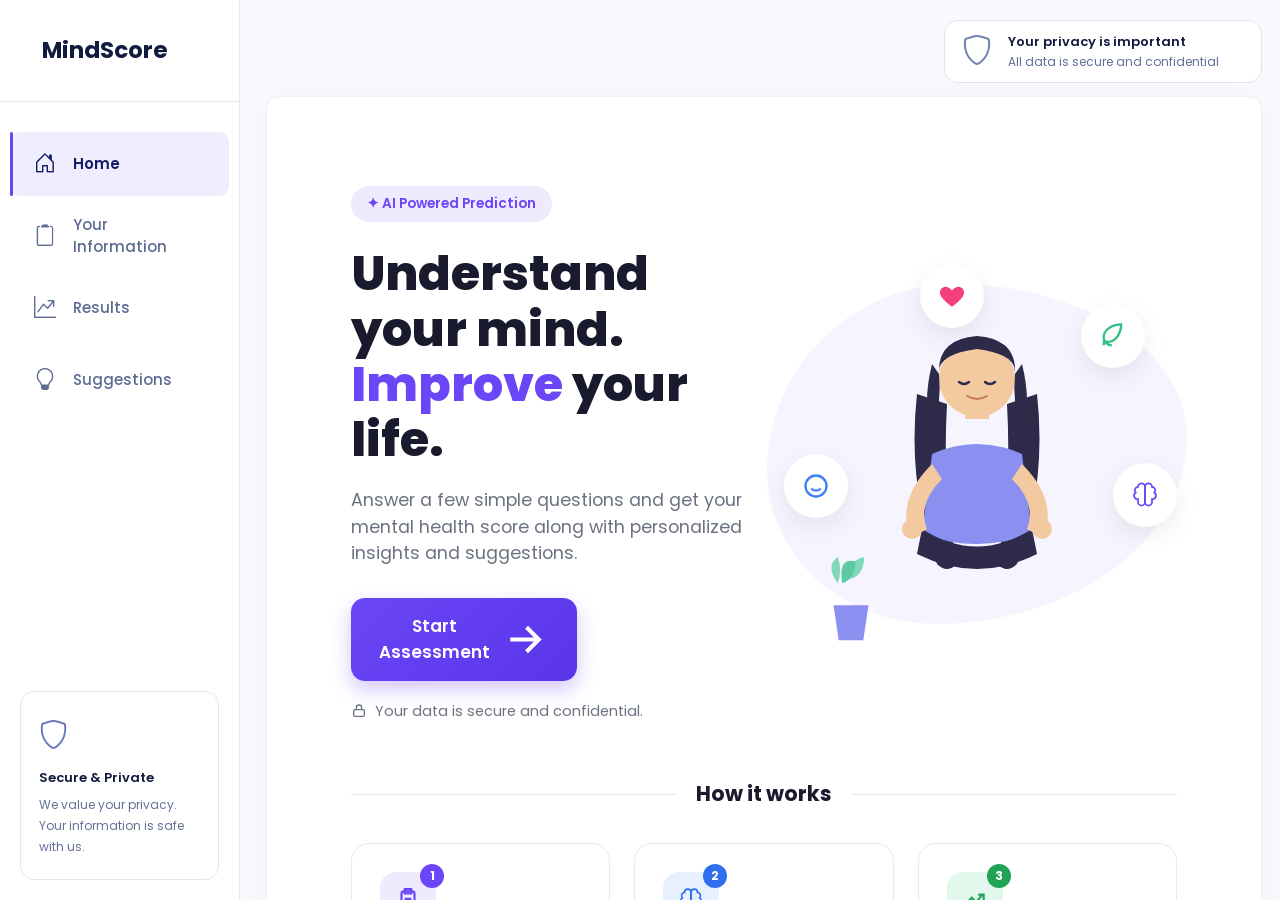
<file: templates/index.html>
<!DOCTYPE html>
<html lang="en">
<head>
    <meta charset="UTF-8">
    <meta name="viewport" content="width=device-width, initial-scale=1.0">
    <title>MindScore</title>
    <link href="https://cdnjs.cloudflare.com/ajax/libs/bootstrap/5.3.3/css/bootstrap.min.css" rel="stylesheet">
    <link href="https://fonts.googleapis.com/css2?family=Poppins:wght@400;500;600;700;800&display=swap" rel="stylesheet">
    <link rel="stylesheet" href="https://cdn.jsdelivr.net/npm/bootstrap-icons@1.13.1/font/bootstrap-icons.min.css">
    <link rel="stylesheet" href="/static/style.css">
</head>
<body>
    <div class="app">

    <!-- SIDEBAR -->
    <aside class="sidebar">
        <div>
            <div class="brand">
                <div class="brand-logo">
                    <i class="bi bi-brain"></i>
                </div>
                <span>MindScore</span>
            </div>

                        <nav class="sidebar-nav">
                <a href="/" class="nav-link active">
                    <i class="bi bi-house-door"></i>
                    <span>Home</span>
                </a>

                <a href="/assessment" class="nav-link">
                    <i class="bi bi-clipboard2"></i>
                    <span>Your Information</span>
                </a>

                <a href="/result" class="nav-link">
                    <i class="bi bi-graph-up-arrow"></i>
                    <span>Results</span>
                </a>

                <a href="/suggestions" class="nav-link">
                    <i class="bi bi-lightbulb"></i>
                    <span>Suggestions</span>
                </a>
            </nav>
        </div>

        <div class="sidebar-bottom">
            <div class="secure-card">
                <i class="bi bi-shield"></i>
                <div>
                    <h6>Secure &amp; Private</h6>
                    <p>We value your privacy. Your information is safe with us.</p>
                </div>
            </div>
        </div>
    </aside>

    <!-- MAIN -->
    <main class="main">

        <!-- TOP PRIVACY -->
        <div class="top-privacy">
            <i class="bi bi-shield"></i>
            <div>
                <strong>Your privacy is important</strong>
                <span>All data is secure and confidential</span>
            </div>
        </div>

        <section class="content-card">
          <div class="hero">
            <div class="row align-items-center">
              <div class="col-lg-6">
                <span class="badge-pill">✦ AI Powered Prediction</span>
                <h1>Understand your mind.<br><span class="accent">Improve</span> your life.</h1>
                <p class="lead-text">Answer a few simple questions and get your mental health score along with personalized insights and suggestions.</p>
                <button class="btn-start" onclick="window.location.href='/assessment'">Start Assessment
                  <svg viewBox="0 0 24 24" fill="none" stroke="currentColor" stroke-width="2"><path d="M5 12h14M13 6l6 6-6 6"/></svg>
                </button>
                <div class="secure-note">
                  <svg viewBox="0 0 24 24" fill="none" stroke="currentColor" stroke-width="2">
                    <rect x="4" y="10" width="16" height="10" rx="2"/><path d="M8 10V7a4 4 0 0 1 8 0v3"/>
                  </svg>
                  Your data is secure and confidential.
                </div>
              </div>

              <div class="col-lg-6">
                <div class="illustration-wrap">
                  <div class="illustration-blob"></div>

                  <div class="float-icon icon-heart">
                    <svg viewBox="0 0 24 24" fill="currentColor"><path d="M12 21s-7-4.6-9.5-9.1C.7 8.6 2 5 5.4 4.2 7.6 3.7 9.7 4.7 12 7.3c2.3-2.6 4.4-3.6 6.6-3.1 3.4.8 4.7 4.4 2.9 7.7C19 16.4 12 21 12 21Z"/></svg>
                  </div>
                  <div class="float-icon icon-leaf">
                    <svg viewBox="0 0 24 24" fill="none" stroke="currentColor" stroke-width="2"><path d="M11 20A7 7 0 0 1 4 13c0-6 7-11 15-11 0 8-5 15-11 15-1.3 0-2.5-.3-3.6-.9L4 20"/></svg>
                  </div>
                  <div class="float-icon icon-smile">
                    <svg viewBox="0 0 24 24" fill="none" stroke="currentColor" stroke-width="2"><circle cx="12" cy="12" r="9"/><path d="M8 14s1.5 2 4 2 4-2 4-2M9 9h.01M15 9h.01"/></svg>
                  </div>
                  <div class="float-icon icon-brain">
                    <svg viewBox="0 0 24 24" fill="none" stroke="currentColor" stroke-width="1.5">
                      <path d="M9 2a3 3 0 0 0-3 3 3 3 0 0 0-2 5 3 3 0 0 0 2 5.5V18a3 3 0 0 0 3 3 3 3 0 0 0 3-3V5a3 3 0 0 0-3-3Z"/>
                      <path d="M15 2a3 3 0 0 1 3 3 3 3 0 0 1 2 5 3 3 0 0 1-2 5.5V18a3 3 0 0 1-3 3 3 3 0 0 1-3-3V5a3 3 0 0 1 3-3Z"/>
                    </svg>
                  </div>

                  <!-- Simple meditating person illustration -->
                  <svg class="person-illustration" viewBox="0 0 260 300" xmlns="http://www.w3.org/2000/svg">
                    <!-- hair back -->
                    <path d="M70 90 Q60 180 90 260 Q100 270 110 260 Q95 190 100 100 Z" fill="#2d2a4a"/>
                    <path d="M190 90 Q200 180 170 260 Q160 270 150 260 Q165 190 160 100 Z" fill="#2d2a4a"/>
                    <!-- body/shirt -->
                    <path d="M85 150 Q130 130 175 150 L185 230 Q130 250 75 230 Z" fill="#8b8ff0"/>
                    <!-- legs (crossed) -->
                    <path d="M75 225 Q130 260 185 225 L190 250 Q130 280 70 250 Z" fill="#2d2a4a"/>
                    <!-- arms -->
                    <path d="M85 160 Q55 190 60 220 Q65 235 80 225 Q70 200 95 175 Z" fill="#f3c9a0"/>
                    <path d="M175 160 Q205 190 200 220 Q195 235 180 225 Q190 200 165 175 Z" fill="#f3c9a0"/>
                    <!-- hands -->
                    <circle cx="65" cy="225" r="10" fill="#f3c9a0"/>
                    <circle cx="195" cy="225" r="10" fill="#f3c9a0"/>
                    <!-- neck -->
                    <rect x="118" y="95" width="24" height="20" fill="#f3c9a0"/>
                    <!-- head -->
                    <circle cx="130" cy="75" r="38" fill="#f3c9a0"/>
                    <!-- hair front -->
                    <path d="M92 70 Q90 35 130 32 Q170 35 168 70 Q170 50 130 45 Q90 50 92 70Z" fill="#2d2a4a"/>
                    <path d="M85 60 Q75 100 85 130 Q95 100 92 70 Z" fill="#2d2a4a"/>
                    <path d="M175 60 Q185 100 175 130 Q165 100 168 70 Z" fill="#2d2a4a"/>
                    <!-- closed eyes -->
                    <path d="M112 78 Q117 82 122 78" stroke="#2d2a4a" stroke-width="2.5" fill="none" stroke-linecap="round"/>
                    <path d="M138 78 Q143 82 148 78" stroke="#2d2a4a" stroke-width="2.5" fill="none" stroke-linecap="round"/>
                    <!-- smile -->
                    <path d="M120 92 Q130 98 140 92" stroke="#c07a52" stroke-width="2" fill="none" stroke-linecap="round"/>
                  </svg>

                  <!-- plant pot -->
                  <svg class="plant-illustration" viewBox="0 0 80 100" xmlns="http://www.w3.org/2000/svg">
                    <path d="M25 30 Q10 10 25 0 Q30 15 25 30Z" fill="#7fd9b8"/>
                    <path d="M40 25 Q35 5 55 0 Q55 20 40 25Z" fill="#7fd9b8"/>
                    <path d="M30 30 Q25 0 45 5 Q45 25 30 30Z" fill="#5cc9a0"/>
                    <path d="M20 55 L60 55 L54 95 L26 95 Z" fill="#8b8ff0"/>
                  </svg>
                </div>
              </div>
            </div>
          </div>
          <!-- HOW IT WORKS -->
          <div class="divider-heading">
            <hr>
            <h2>How it works</h2>
            <hr>
          </div>

          <div class="steps-row">
            <div class="row g-4">
              <div class="col-md-4">
                <div class="step-card step-1">
                  <div class="step-icon-wrap">
                    <svg viewBox="0 0 24 24" fill="none" stroke="currentColor" stroke-width="2"><rect x="6" y="4" width="12" height="16" rx="2"/><path d="M9 2h6v4H9z"/><path d="M9 11h6M9 15h4"/></svg>
                    <span class="step-number">1</span>
                  </div>
                  <h5>Answer Questions</h5>
                  <p>Provide some basic information about your lifestyle, habits, and well-being.</p>
                </div>
              </div>
              <div class="col-md-4">
                <div class="step-card step-2">
                  <div class="step-icon-wrap">
                    <svg viewBox="0 0 24 24" fill="none" stroke="currentColor" stroke-width="1.5">
                      <path d="M9 2a3 3 0 0 0-3 3 3 3 0 0 0-2 5 3 3 0 0 0 2 5.5V18a3 3 0 0 0 3 3 3 3 0 0 0 3-3V5a3 3 0 0 0-3-3Z"/>
                      <path d="M15 2a3 3 0 0 1 3 3 3 3 0 0 1 2 5 3 3 0 0 1-2 5.5V18a3 3 0 0 1-3 3 3 3 0 0 1-3-3V5a3 3 0 0 1 3-3Z"/>
                    </svg>
                    <span class="step-number">2</span>
                  </div>
                  <h5>AI Analysis</h5>
                  <p>Our advanced model analyzes your responses to estimate your mental health score.</p>
                </div>
              </div>
              <div class="col-md-4">
                <div class="step-card step-3">
                  <div class="step-icon-wrap">
                    <svg viewBox="0 0 24 24" fill="none" stroke="currentColor" stroke-width="2"><path d="M4 19h16"/><path d="M4 15l5-5 4 4 6-7"/><path d="M15 7h5v5"/></svg>
                    <span class="step-number">3</span>
                  </div>
                  <h5>Get Insights &amp; Suggestions</h5>
                  <p>Receive your score along with personalized tips to improve your mental well-being.</p>
                </div>
              </div>
            </div>
          </div>

          <!-- FOOTER BANNER -->
          <div class="footer-banner">
            <div class="footer-banner-left">
              <div class="footer-icon">
                <svg viewBox="0 0 24 24" fill="none" stroke="currentColor" stroke-width="1.5">
                  <path d="M12 2 4 5v6c0 5 3.4 9.2 8 11 4.6-1.8 8-6 8-11V5l-8-3Z"/>
                </svg>
              </div>
              <div>
                <h5>Built with care, backed by science.</h5>
                <p>MindScore uses data-driven insights to help you understand your mental well-being better.</p>
              </div>
            </div>
            <svg class="mini-chart" viewBox="0 0 180 70" xmlns="http://www.w3.org/2000/svg">
              <rect x="10" y="40" width="16" height="30" rx="3" fill="#c9c4f7"/>
              <rect x="35" y="30" width="16" height="40" rx="3" fill="#c9c4f7"/>
              <rect x="60" y="45" width="16" height="25" rx="3" fill="#c9c4f7"/>
              <rect x="85" y="20" width="16" height="50" rx="3" fill="#c9c4f7"/>
              <rect x="110" y="10" width="16" height="60" rx="3" fill="#c9c4f7"/>
              <polyline points="18,35 43,25 68,40 93,15 118,5" fill="none" stroke="#6b46f7" stroke-width="2.5" stroke-linecap="round" stroke-linejoin="round"/>
              <circle cx="18" cy="35" r="4" fill="#6b46f7"/>
              <circle cx="43" cy="25" r="4" fill="#6b46f7"/>
              <circle cx="68" cy="40" r="4" fill="#6b46f7"/>
              <circle cx="93" cy="15" r="4" fill="#6b46f7"/>
              <circle cx="118" cy="5" r="4" fill="#6b46f7"/>
            </svg>
          </div>
        </section>

    </main>
</div>
</body>
</html>
</file>
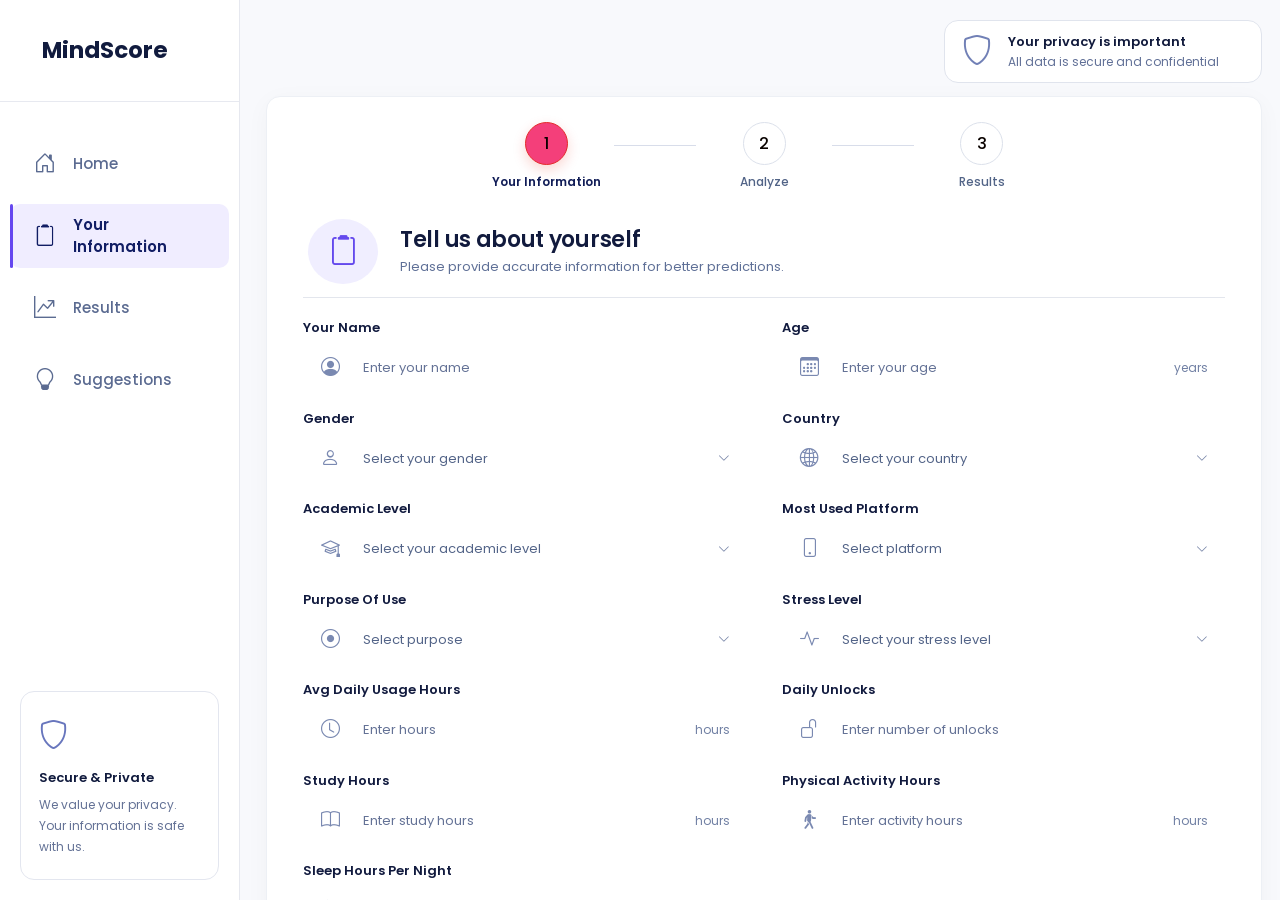
<file: templates/formpage.html>
<!DOCTYPE html>
<html lang="en">
<head>
    <meta charset="UTF-8">
    <meta name="viewport" content="width=device-width, initial-scale=1.0">
    <title>Information - MindScore</title>
    <link href="https://cdnjs.cloudflare.com/ajax/libs/bootstrap/5.3.3/css/bootstrap.min.css" rel="stylesheet">
    <link href="https://fonts.googleapis.com/css2?family=Poppins:wght@400;500;600;700;800&display=swap" rel="stylesheet">
    <link rel="stylesheet" href="https://cdn.jsdelivr.net/npm/bootstrap-icons@1.13.1/font/bootstrap-icons.min.css">
    <link rel="stylesheet" href="/static/style.css">
</head>
<body>
    <div class="app">

    <!-- SIDEBAR -->
    <aside class="sidebar">
        <div>
            <div class="brand">
                <div class="brand-logo">
                    <i class="bi bi-brain"></i>
                </div>
                <span>MindScore</span>
            </div>

                        <nav class="sidebar-nav">
                <a href="/" class="nav-link">
                    <i class="bi bi-house-door"></i>
                    <span>Home</span>
                </a>

                <a href="/assessment" class="nav-link active">
                    <i class="bi bi-clipboard2"></i>
                    <span>Your Information</span>
                </a>

                <a href="/result" class="nav-link">
                    <i class="bi bi-graph-up-arrow"></i>
                    <span>Results</span>
                </a>

                <a href="/suggestions" class="nav-link">
                    <i class="bi bi-lightbulb"></i>
                    <span>Suggestions</span>
                </a>
            </nav>
        </div>

        <div class="sidebar-bottom">
            <div class="secure-card">
                <i class="bi bi-shield"></i>
                <div>
                    <h6>Secure &amp; Private</h6>
                    <p>We value your privacy. Your information is safe with us.</p>
                </div>
            </div>
        </div>
    </aside>

    <!-- MAIN -->
    <main class="main">

        <!-- TOP PRIVACY -->
        <div class="top-privacy">
            <i class="bi bi-shield"></i>
            <div>
                <strong>Your privacy is important</strong>
                <span>All data is secure and confidential</span>
            </div>
        </div>

        <section class="content-card">

            <!-- STEPPER -->
            <div class="stepper">
                <div class="step-item current">
                    <div class="step-circle">1</div>
                    <span>Your Information</span>
                </div>

                <div class="step-line"></div>

                <div class="step-item">
                    <div class="step-circle">2</div>
                    <span>Analyze</span>
                </div>

                <div class="step-line"></div>

                <div class="step-item">
                    <div class="step-circle">3</div>
                    <span>Results</span>
                </div>
            </div>

            <!-- TITLE -->
            <div class="form-heading">
                <div class="heading-icon">
                    <i class="bi bi-clipboard2"></i>
                </div>
                <div>
                    <h1>Tell us about yourself</h1>
                    <p>Please provide accurate information for better predictions.</p>
                </div>
            </div>

            <div class="heading-divider"></div>

           <!-- INFORMATION FORM -->
            <form id="mindScoreForm">

                <div class="form-grid">

                    <!-- NAME - USER TYPES -->
                    <div class="field">
                        <label for="name">Your Name</label>
                        <div class="input-wrap">
                            <i class="bi bi-person-circle field-icon"></i>
                            <input type="text" id="name" name="name" placeholder="Enter your name" maxlength="60" required>
                        </div>
                    </div>
                    <!-- AGE - USER TYPES -->
                    <div class="field">
                        <label for="age">Age</label>
                        <div class="input-wrap">
                            <i class="bi bi-calendar3 field-icon"></i>
                            <input type="number" id="age" name="age" min="10" max="100" placeholder="Enter your age" required>
                            <span class="input-unit">years</span>
                        </div>
                    </div>
                    <!-- GENDER - USER SELECTS -->
                    <div class="field">
                        <label for="gender">Gender</label>
                        <div class="select-wrap">
                            <i class="bi bi-person field-icon"></i>
                            <select id="gender" name="gender" required>
                                <option value="" selected disabled>Select your gender</option>
                                <option value="Male">Male</option>
                                <option value="Female">Female</option>
                                <option value="Other">Other</option>
                            </select>
                            <i class="bi bi-chevron-down chevron"></i>
                        </div>
                    </div>
                    <!-- COUNTRY - USER SELECTS -->
                    <div class="field">
                        <label for="country">Country</label>
                        <div class="select-wrap">
                            <i class="bi bi-globe2 field-icon"></i>
                            <select id="country" name="country" required>
                                <option value="" selected disabled>Select your country</option>
                                <option value="India">India</option>
                                <option value="USA">United States</option>
                                <option value="UK">United Kingdom</option>
                                <option value="Canada">Canada</option>
                                <option value="Australia">Australia</option>
                                <option value="Germany">Germany</option>
                                <option value="Mexico">Mexico</option>
                                <option value="Turkey">Turkey</option>
                                <option value="France">France</option>
                                <option value="Spain">Spain</option>
                                <option value="Other">Other</option>
                            </select>
                            <i class="bi bi-chevron-down chevron"></i>
                        </div>
                    </div>
                    <!-- ACADEMIC LEVEL - USER SELECTS -->
                    <div class="field">
                        <label for="academic_level">Academic Level</label>
                        <div class="select-wrap">
                            <i class="bi bi-mortarboard field-icon"></i>
                            <select id="academic_level" name="academic_level" required>
                                <option value="" selected disabled>Select your academic level</option>
                                <option value="High School">High School</option>
                                <option value="Undergraduate">Undergraduate</option>
                                <option value="Graduate">Postgraduate / Graduate</option>
                            </select>
                            <i class="bi bi-chevron-down chevron"></i>
                        </div>
                    </div>
                    <!-- MOST USED PLATFORM - USER SELECTS -->
                    <div class="field">
                        <label for="platform">Most Used Platform</label>
                        <div class="select-wrap">
                            <i class="bi bi-phone field-icon"></i>
                            <select id="platform" name="platform" required>
                                <option value="" selected disabled>Select platform</option>
                                <option value="Instagram">Instagram</option>
                                <option value="YouTube">YouTube</option>
                                <option value="TikTok">TikTok</option>
                                <option value="Facebook">Facebook</option>
                                <option value="Twitter">Twitter / X</option>
                                <option value="LinkedIn">LinkedIn</option>
                                <option value="Snapchat">Snapchat</option>
                                <option value="WhatsApp">WhatsApp</option>
                                <option value="WeChat">WeChat</option>
                                <option value="LINE">LINE</option>
                                <option value="KakaoTalk">KakaoTalk</option>
                                <option value="VKontakte">VKontakte</option>
                            </select>
                            <i class="bi bi-chevron-down chevron"></i>
                        </div>
                    </div>
                    <!-- PURPOSE - USER SELECTS -->
                    <div class="field">
                        <label for="purpose">Purpose Of Use</label>
                        <div class="select-wrap">
                            <i class="bi bi-record-circle field-icon"></i>
                            <select id="purpose" name="purpose" required>
                                <option value="" selected disabled>Select purpose</option>
                                <option value="Entertainment">Entertainment</option>
                                <option value="Education">Education</option>
                                <option value="Networking">Social Interaction / Networking</option>
                                <option value="News">News</option>
                            </select>
                            <i class="bi bi-chevron-down chevron"></i>
                        </div>
                    </div>
                    <!-- STRESS LEVEL - USER SELECTS -->
                    <div class="field">
                        <label for="stress_level">Stress Level</label>
                        <div class="select-wrap">
                            <i class="bi bi-activity field-icon"></i>
                            <select id="stress_level" name="stress_level" required>
                                <option value="" selected disabled>Select your stress level</option>
                                <option value="Low">Low</option>
                                <option value="Medium">Medium</option>
                                <option value="High">High</option>
                                <option value="Very High">Very High</option>
                            </select>
                            <i class="bi bi-chevron-down chevron"></i>
                        </div>
                    </div>
                    <!-- DAILY USAGE - USER TYPES -->
                    <div class="field">
                        <label for="usage">Avg Daily Usage Hours</label>

                        <div class="input-wrap">
                            <i class="bi bi-clock field-icon"></i>
                            <input type="number" id="usage" name="usage" min="0" max="24" step="0.1" placeholder="Enter hours" required>
                            <span class="input-unit">hours</span>
                        </div>
                    </div>
                    <!-- DAILY UNLOCKS - USER TYPES -->
                    <div class="field">
                        <label for="unlocks">Daily Unlocks</label>
                        <div class="input-wrap">
                            <i class="bi bi-unlock field-icon"></i>
                            <input type="number" id="unlocks" name="unlocks" min="0" placeholder="Enter number of unlocks" required>
                        </div>
                    </div>
                    <!-- STUDY HOURS - USER TYPES -->
                    <div class="field">
                        <label for="study_hours">Study Hours</label>
                        <div class="input-wrap">
                            <i class="bi bi-book field-icon"></i>
                            <input type="number" id="study_hours" name="study_hours" min="0" max="24" step="0.1" placeholder="Enter study hours" required>
                            <span class="input-unit">hours</span>
                        </div>
                    </div>
                    <!-- PHYSICAL ACTIVITY - USER TYPES -->
                    <div class="field">
                        <label for="activity_hours">Physical Activity Hours</label>
                        <div class="input-wrap">
                            <i class="bi bi-person-walking field-icon"></i>
                            <input type="number" id="activity_hours" name="activity_hours" min="0" max="24" step="0.1" placeholder="Enter activity hours" required>
                            <span class="input-unit">hours</span>
                        </div>
                    </div>
                    <!-- SLEEP - USER TYPES -->
                    <div class="field">
                        <label for="sleep_hours">Sleep Hours Per Night</label>
                        <div class="input-wrap">
                            <i class="bi bi-moon field-icon"></i>
                            <input type="number" id="sleep_hours" name="sleep_hours" min="0" max="24" step="0.1" placeholder="Enter sleep hours" required>
                            <span class="input-unit">hours</span>
                        </div>
                    </div>
                </div>

                <div id="formError" class="form-error" style="display:none;"></div>

                <!-- CONTINUE -->
                <button type="submit" class="continue-btn" id="continueBtn">
                    <span>Continue</span>
                    <i class="bi bi-arrow-right"></i>
                </button>
            </form>
        </section>
        <div class="bottom-note">
            <i class="bi bi-lock"></i>
            <span>Your data is secure and confidential.</span>
        </div>
    </main>
</div>

<script src="/static/form.js"></script>
</body>
</html>
</file>
<file: static/style.css>
:root{
    --purple-600:#6b46f7;
    --purple-700:#5a35e8;
    --purple-100:#efeafe;
    --purple-50:#f6f4fe;
    --text-dark:#1a1a2e;
    --text-gray:#6b7280;
    --border-color:#e9e7f5;
    --bg-page:#f7f7fb;
}
body{
    font-family:'Poppins',sans-serif;
    background:var(--bg-page);
    color:var(--text-dark);
}
/* HERO */
.hero{
    padding:64px 48px 40px 48px;
}
.badge-pill{
    display:inline-flex;
    align-items:center;
    gap:8px;
    background:var(--purple-100);
    color:var(--purple-600);
    font-weight:600;
    font-size:0.85rem;
    padding:8px 16px;
    border-radius:999px;
    margin-bottom:24px;
}
.hero h1{
    font-weight:800;
    font-size:3rem;
    line-height:1.15;
    margin-bottom:20px;
}
.hero h1 .accent{
    color:var(--purple-600);
}
.hero p.lead-text{
    color:var(--text-gray);
    font-size:1.1rem;
    max-width:480px;
    margin-bottom:32px;
}
.btn-start{
    background:linear-gradient(135deg,var(--purple-600),var(--purple-700));
    color:#fff;
    font-weight:600;
    font-size:1.05rem;
    padding:16px 28px;
    border-radius:14px;
    border:none;
    display:inline-flex;
    align-items:center;
    gap:10px;
    box-shadow:0 8px 20px rgba(107,70,247,0.3);
    transition:transform .15s ease;
}
.btn-start:hover{
    transform:translateY(-2px);
    color:#fff;
}
.secure-note{
    display:flex;
    align-items:center;
    gap:8px;
    color:var(--text-gray);
    font-size:0.9rem;
    margin-top:20px;
}
.secure-note svg{width:16px;height:16px;}

/* HERO ILLUSTRATION */
.illustration-wrap{
    position:relative;
    height:420px;
    display:flex;
    align-items:center;
    justify-content:center;
}
.illustration-blob{
    position:absolute;
    width:420px;
    height:340px;
    background:var(--purple-50);
    border-radius:45% 55% 60% 40% / 55% 45% 55% 45%;
    z-index:0;
}
.float-icon{
    position:absolute;
    width:64px;
    height:64px;
    border-radius:50%;
    background:#fff;
    box-shadow:0 8px 24px rgba(0,0,0,0.08);
    display:flex;
    align-items:center;
    justify-content:center;
    z-index:2;
}
.float-icon svg{width:28px;height:28px;}
.icon-heart{top:20px;left:36%;color:#f43f7a;}
.icon-leaf{top:60px;right:8%;color:#2fbf83;}
.icon-smile{top:50%;left:2%;color:#3b82f6;}
.icon-brain{top:52%;right:0;color:var(--purple-600);}

.person-illustration{
    position:relative;
    z-index:1;
    width:260px;
}

.plant-illustration{
    position:absolute;
    bottom:20px;
    left:10%;
    width:70px;
    z-index:1;
}

/* HOW IT WORKS */
.divider-heading{
    display:flex;
    align-items:center;
    gap:20px;
    padding:0 48px;
    margin:20px 0 36px 0;
}
.divider-heading hr{
    flex:1;
    border-top:1px solid var(--border-color);
    opacity:1;
    margin:0;
}
.divider-heading h2{
    font-weight:700;
    font-size:1.3rem;
    white-space:nowrap;
    margin:0;
}
.steps-row{
    padding:0 48px;
    margin-bottom:32px;
}
.step-card{
    border:1px solid var(--border-color);
    border-radius:18px;
    padding:28px;
    height:100%;
}
.step-icon-wrap{
    position:relative;
    width:56px;
    height:56px;
    border-radius:16px;
    display:flex;
    align-items:center;
    justify-content:center;
    margin-bottom:20px;
}
.step-icon-wrap svg{width:26px;height:26px;}
.step-1 .step-icon-wrap{background:var(--purple-100);color:var(--purple-600);}
.step-2 .step-icon-wrap{background:#e6f0ff;color:#2f6fed;}
.step-3 .step-icon-wrap{background:#e2f8ec;color:#1fa354;}
.step-number{
    position:absolute;
    top:-8px;
    right:-8px;
    width:24px;
    height:24px;
    border-radius:50%;
    color:#fff;
    font-size:0.75rem;
    font-weight:700;
    display:flex;
    align-items:center;
    justify-content:center;
}
.step-1 .step-number{background:var(--purple-600);}
.step-2 .step-number{background:#2f6fed;}
.step-3 .step-number{background:#1fa354;}
.step-card h5{
    font-weight:700;
    font-size:1.05rem;
    margin-bottom:12px;
}
.step-card p{
    color:var(--text-gray);
    font-size:0.92rem;
    margin-bottom:0;
}

/* BOTTOM BANNER */
.footer-banner{
    margin:0 48px 48px 48px;
    background:var(--purple-50);
    border-radius:18px;
    padding:28px 36px;
    display:flex;
    align-items:center;
    justify-content:space-between;
    gap:24px;
}
.footer-banner-left{
    display:flex;
    align-items:center;
    gap:20px;
}
.footer-icon{
    width:52px;
    height:52px;
    border-radius:14px;
    background:var(--purple-100);
    color:var(--purple-600);
    display:flex;
    align-items:center;
    justify-content:center;
    flex-shrink:0;
}
.footer-icon svg{width:24px;height:24px;}
.footer-banner h5{
    font-weight:700;
    margin-bottom:6px;
    font-size:1.05rem;
}
.footer-banner p{
    color:var(--text-gray);
    font-size:0.92rem;
    margin-bottom:0;
    max-width:480px;
}
.mini-chart{
    width:180px;
    height:70px;
    flex-shrink:0;
}

@media (max-width: 991px){
.top-header, .hero, .divider-heading, .steps-row, .footer-banner{
    padding-left:24px;
    padding-right:24px;
}
.footer-banner{margin-left:24px;margin-right:24px;flex-direction:column;text-align:center;}
.footer-banner-left{flex-direction:column;}
.hero h1{font-size:2.2rem;}
.illustration-wrap{margin-top:32px;height:340px;}
}

.app {
    display: flex;
    width: 100%;
    height: 100vh;
}

/* ================= SIDEBAR ================= */

.sidebar {
    width: 240px;
    min-width: 240px;
    height: 100vh;
    background: #fff;
    border-right: 1px solid #e6e8ef;
    display: flex;
    flex-direction: column;
    justify-content: space-between;
}

.brand {
    height: 102px;
    display: flex;
    align-items: center;
    gap: 12px;
    padding: 0 30px;
    border-bottom: 1px solid #e7e9f0;
    font-size: 23px;
    font-weight: 700;
    color: #111b3e;
}

.brand-logo {
    color: #6750ee;
    font-size: 34px;
    line-height: 1;
    display: flex;
}

.sidebar-nav {
    padding-top: 30px;
}

.nav-link {
    position: relative;
    height: 64px;
    margin: 0 10px 8px;
    padding: 0 24px;
    border-radius: 10px;
    display: flex;
    align-items: center;
    gap: 17px;
    color: #5b6b91;
    text-decoration: none;
    font-size: 15px;
    font-weight: 500;
    transition: .2s ease;
}

.nav-link i {
    font-size: 22px;
}

.nav-link:hover {
    color: var(--purple);
    background: #f7f5ff;
}

.nav-link.active {
    color: #111d64;
    background: #f0edff;
    font-weight: 600;
}

.nav-link.active::before {
    content: "";
    position: absolute;
    left: 0;
    top: 0;
    width: 3px;
    height: 100%;
    background: #6547ef;
    border-radius: 3px;
}

.sidebar-bottom {
    padding: 20px;
}

.secure-card {
    min-height: 176px;
    border: 1px solid #e3e6ef;
    border-radius: 14px;
    padding: 22px 18px;
    color: #60709a;
}

.secure-card > i {
    display: block;
    font-size: 29px;
    color: #6876bd;
    margin-bottom: 13px;
}

.secure-card h6 {
    margin: 0 0 8px;
    color: #101a3d;
    font-size: 13px;
    font-weight: 600;
}

.secure-card p {
    margin: 0;
    color: #647296;
    font-size: 12px;
    line-height: 1.75;
}

/* ================= MAIN ================= */

.main {
    position: relative;
    flex: 1;
    min-width: 0;
    height: 100vh;
    padding: 20px 18px 12px 26px;
    background: #f8f9fc;
    overflow-y: auto;
}

.top-privacy {
    position: absolute;
    top: 20px;
    right: 18px;
    width: 318px;
    height: 63px;
    border: 1px solid #e0e4ed;
    border-radius: 14px;
    background: #fff;
    display: flex;
    align-items: center;
    gap: 16px;
    padding: 10px 17px;
    z-index: 2;
}

.top-privacy > i {
    font-size: 30px;
    color: #7180b6;
}

.top-privacy strong,
.top-privacy span {
    display: block;
}

.top-privacy strong {
    color: #111a3c;
    font-size: 13px;
    font-weight: 600;
    margin-bottom: 2px;
}

.top-privacy span {
    color: #617097;
    font-size: 12px;
}

.content-card {
    position: relative;
    width: 100%;
    min-height: calc(100vh - 40px);
    padding: 25px 36px 17px;
    margin-top: 76px;
    background: #fff;
    border: 1px solid #edf0f5;
    border-radius: 14px;
    box-shadow: 0 5px 25px rgba(23, 35, 70, .035);
}

/* ================= STEPPER ================= */

.stepper {
    width: 62%;
    margin: 0 auto 28px;
    display: grid;
    grid-template-columns: 1fr 82px 1fr 82px 1fr;
    align-items: center;
    justify-items: center;
}

.step-item {
    display: flex;
    flex-direction: column;
    align-items: center;
    gap: 8px;
    color: #526487;
    font-size: 12px;
    font-weight: 500;
    white-space: nowrap;
}

.step-circle {
    width: 43px;
    height: 43px;
    border: 1px solid #dce1eb;
    border-radius: 50%;
    display: flex;
    align-items: center;
    justify-content: center;
    background: #fff;
    color: #0a0300;
    font-size: 16px;
    font-weight: 500;
}

.step-item.current .step-circle {
    border-color: #e42a2a;
    background: #f43f7a;
    color: #0b0000;
    box-shadow: 0 5px 13px rgba(229, 30, 3, 0.18);
}

.step-item.current {
    color: #111d57;
    font-weight: 600;
}

.step-line {
    width: 82px;
    height: 1px;
    background: #d8ddea;
    margin-top: -22px;
}

/* ================= HEADING ================= */

.form-heading {
    display: flex;
    align-items: center;
    gap: 22px;
    margin: 0 5px 13px;
}

.heading-icon {
    width: 70px;
    height: 70px;
    flex: 0 0 70px;
    border-radius: 50%;
    background: #f1efff;
    color: #6750ee;
    display: flex;
    align-items: center;
    justify-content: center;
}

.heading-icon i {
    font-size: 31px;
}

.form-heading h1 {
    margin: 0 0 4px;
    font-size: 22px;
    line-height: 1.2;
    font-weight: 600;
    letter-spacing: -.3px;
    color: #111a3d;
}

.form-heading p {
    margin: 0;
    color: #5f7097;
    font-size: 13px;
}

.heading-divider {
    width: 100%;
    height: 1px;
    background: #e3e6ed;
    margin: 0 0 20px;
}

/* ================= FORM ================= */
.form-grid {
    display: grid;
    grid-template-columns: 1fr 1fr;
    column-gap: 35px;
    row-gap: 17px;
}

.field label {
    display: block;
    margin: 0 0 7px;
    color: #111a3e;
    font-size: 13px;
    font-weight: 600;
}

/* Typed input */
.input-wrap {
    position: relative;
    width: 100%;
    height: 47px;
}

.input-wrap input {
    width: 100%;
    height: 47px;
    padding: 0 75px 0 60px;
    border: 1px solid var(--border);
    border-radius: 10px;
    outline: none;
    background: #fff;
    color: #25345c;
    font-family: inherit;
    font-size: 13px;
    transition: .2s ease;
}

.input-wrap input::placeholder {
    color: #647296;
    opacity: 1;
}

.input-wrap input:hover {
    border-color: #c8cde0;
}

.input-wrap input:focus {
    border-color: #7a68ed;
    box-shadow: 0 0 0 3px rgba(95, 69, 237, .08);
}

/* Select */
.select-wrap {
    position: relative;
    width: 100%;
    height: 47px;
}

.select-wrap select {
    width: 100%;
    height: 47px;
    padding: 0 43px 0 60px;
    appearance: none;
    -webkit-appearance: none;
    border: 1px solid var(--border);
    border-radius: 10px;
    outline: none;
    background: #fff;
    color: #536488;
    font-family: inherit;
    font-size: 13px;
    cursor: pointer;
    transition: .2s ease;
}

.select-wrap select:hover {
    border-color: #c8cde0;
}

.select-wrap select:focus {
    border-color: #7a68ed;
    box-shadow: 0 0 0 3px rgba(95, 69, 237, .08);
}

/* Icons */
.field-icon {
    position: absolute;
    z-index: 1;
    left: 18px;
    top: 50%;
    transform: translateY(-50%);
    color: #7a89b1;
    font-size: 19px;
    pointer-events: none;
}

.chevron {
    position: absolute;
    right: 17px;
    top: 50%;
    transform: translateY(-50%);
    color: #7381a5;
    font-size: 12px;
    pointer-events: none;
}

.input-unit {
    position: absolute;
    right: 17px;
    top: 50%;
    transform: translateY(-50%);
    color: #7180a4;
    font-size: 12px;
    pointer-events: none;
}

/* Remove number spinner for cleaner screenshot-like UI */
.input-wrap input::-webkit-outer-spin-button,
.input-wrap input::-webkit-inner-spin-button {
    -webkit-appearance: none;
    margin: 0;
}

.input-wrap input[type="number"] {
    -moz-appearance: textfield;
}

/* ================= FORM ERROR ================= */

.form-error {
    margin-top: 16px;
    padding: 12px 16px;
    border-radius: 8px;
    background: #fdecec;
    color: #c0392b;
    font-size: 14px;
    border: 1px solid #f3c8c6;
}

/* ================= BUTTON ================= */

.continue-btn {
    width: 100%;
    height: 54px;
    margin-top: 22px;
    border: 0;
    border-radius: 10px;
    background: linear-gradient(100deg, #6547ef 0%, #5b3ee4 100%);
    color: #fff;
    display: flex;
    align-items: center;
    justify-content: center;
    gap: 19px;
    font-family: inherit;
    font-size: 15px;
    font-weight: 500;
    cursor: pointer;
    box-shadow: 0 5px 13px rgba(91, 62, 228, .20);
    transition: .2s ease;
}

.continue-btn i {
    font-size: 22px;
}

.continue-btn:hover {
    transform: translateY(-1px);
    box-shadow: 0 8px 18px rgba(91, 62, 228, .25);
}

/* ================= BOTTOM NOTE ================= */

.bottom-note {
    height: 42px;
    display: flex;
    align-items: center;
    justify-content: center;
    gap: 9px;
    color: #627198;
    font-size: 13px;
}

.bottom-note i {
    font-size: 18px;
}

/* RESULTS */
.result-heading{text-align:center;margin-top:8px;}
.result-heading h1{font-size:24px;font-weight:700;margin:0 0 3px;}
.result-heading p{font-size:14px;color:#8892a4;margin:0;}
 
.score-main{
  display:flex;
  align-items:center;
  justify-content:center;
  gap:40px;
  margin:20px 0 28px;
}
.score-gauge{
  width:190px;
  height:125px;
  position:relative;
  text-align:center;
}
.gauge-svg{
  width:190px;
  height:125px;
  overflow:visible;
}
.gauge-bg,.gauge-value{
  fill:none;
  stroke-width:14;
  stroke-linecap:round;
}
.gauge-bg{stroke:#eef0f5;}
.gauge-value{
  stroke:url(#gaugeGradient);
  stroke-dasharray:216 267; /* ~72% of ~267 arc length */
}
.score-number{
  position:absolute;
  left:0;right:0;top:48px;
  color:#27a765;
  font-size:34px;
  font-weight:600;
}
.score-denom{
  position:absolute;
  left:0;right:0;top:86px;
  font-size:11px;
  color:#8892a4;
}
.score-description{
  text-align:left;
  max-width:260px;
}
.score-description h2{
  color:#1fa15f;
  font-size:22px;
  margin:0 0 8px;
  font-weight:700;
}
.score-description p{
  color:#5b6479;
  font-size:13px;
  line-height:1.6;
  margin:0 0 12px;
}
.keep-pill{
  display:inline-flex;
  align-items:center;
  gap:6px;
  padding:6px 14px;
  background:#eaf9f1;
  color:#1fa15f;
  border-radius:20px;
  font-size:12.5px;
  font-weight:600;
}
 
/* =========================================================
   METRIC GRID
   ========================================================= */
.metric-grid{
  display:grid;
  grid-template-columns:repeat(4,1fr);
  gap:14px;
  margin:0 0 20px;
}
.metric{
  height:100px;
  border:1px solid #eceef3;
  border-radius:14px;
  display:flex;
  flex-direction:column;
  align-items:center;
  justify-content:center;
  background:#fff;
}
.metric-icon{
  width:38px;
  height:38px;
  border-radius:50%;
  display:flex;
  align-items:center;
  justify-content:center;
  margin-bottom:8px;
  font-size:1.5rem;
}
.metric.blue .metric-icon{background:#eaf1ff;color:#2f6fed;}
.metric.orange .metric-icon{background:#fff3e2;color:#f0a83a;}
.metric.purple .metric-icon{background:#efeafe;color:#6b46f7;}
.metric small{
  font-size:14.5px;
  color:#8892a4;
  margin-bottom:4px;
}
.metric strong{
  font-size:16px;
  color:#1fa15f;
  font-weight:700;
}
.metric.purple strong{color:#2f6fed;}
 
/* =========================================================
   SUGGESTIONS
   ========================================================= */
.suggestion-panel{
  margin:0 0 20px;
  padding:18px 20px 14px;
  background:#f2faf5;
  border-radius:16px;
}
.suggestion-panel h3{
  font-size:14px;
  margin:0 0 14px;
  font-weight:700;
  color:#1a1a2e;
}
.suggestion-grid{
  display:grid;
  grid-template-columns:1fr 1fr;
  gap:16px 28px;
}
.suggestion{display:flex;gap:12px;align-items:flex-start;}
.suggestion-icon{
  width:36px;
  height:36px;
  min-width:36px;
  border-radius:50%;
  display:flex;
  align-items:center;
  justify-content:center;
  font-size:1rem;
}
.blue-bg{background:#eaf1ff;color:#3266e0;}
.purple-bg{background:#efeafe;color:#6b46f7;}
.green-bg{background:#e4f7ec;color:#1fa15f;}
.red-bg{background:#fff0ea;color:#f2883c;}
.suggestion h4{
  margin:2px 0 4px;
  font-size:13px;
  color:#3266e0;
  font-weight:600;
}
.suggestion h4.green-text{color:#1fa15f;}
.suggestion h4.orange-text{color:#f2883c;}
.suggestion p{
  margin:0;
  color:#6b7590;
  font-size:12px;
  line-height:1.6;
}
 
/* =========================================================
   BUTTONS
   ========================================================= */
.download-btn{
  display:flex;
  align-items:center;
  justify-content:center;
  gap:8px;
  width:100%;
  height:46px;
  border:none;
  border-radius:12px;
  background:linear-gradient(135deg,#6b46f7,#5636e0);
  color:#fff;
  font-family:inherit;
  font-size:14px;
  font-weight:600;
  box-shadow:0 8px 18px rgba(86,54,224,0.25);
  margin-bottom:12px;
  cursor:pointer;
}
.home-btn{
  display:flex;
  align-items:center;
  justify-content:center;
  gap:8px;
  width:100%;
  height:44px;
  border:1px solid #e0e4ec;
  border-radius:12px;
  background:#fff;
  color:#3a4257;
  font-family:inherit;
  font-size:14px;
  font-weight:500;
  cursor:pointer;
}

.page-heading{
  display:flex;
  align-items:center;
  gap:20px;
  margin-bottom:17px;
}

.heading-icon{
  width:65px;
  height:65px;
  min-width:65px;
  border-radius:50%;
  display:flex;
  align-items:center;
  justify-content:center;
  background:#f0eeff;
  color:#6449ed;
}

.heading-icon i{
  font-size:30px;
}

.page-heading h1{
  margin:0 0 4px;
  font-size:25px;
  line-height:1.2;
  font-weight:600;
  letter-spacing:-.4px;
}

.page-heading p{
  margin:0;
  color:#5f6e94;
  font-size:13px;
}

/* ================= SUMMARY ================= */

.summary-card{
  width:100%;
  height:151px;
  border:1px solid #e7e5fa;
  border-radius:13px;
  background:linear-gradient(105deg,#fbfbff,#faf9ff);
  display:flex;
  align-items:center;
  padding:15px 15px 15px 68px;
}

.score-block{
  width:160px;
}

.score-block h3,
.focus-block h3{
  margin:0 0 7px;
  font-size:13px;
  font-weight:600;
}

.score-line{
  display:flex;
  align-items:baseline;
  gap:5px;
}

.score{
  color:#2ba667;
  font-size:38px;
  line-height:1;
  font-weight:500;
}

.outof{
  color:#28385f;
  font-size:15px;
}

.good-pill{
  display:inline-block;
  margin-top:8px;
  padding:6px 18px;
  border-radius:8px;
  background:#eef8f2;
  color:#219c5f;
  font-size:12px;
  font-weight:600;
}

.summary-divider{
  height:106px;
  width:1px;
  background:#d6d9ec;
}

.focus-block{
  flex:1;
  padding-left:36px;
}

.focus-items{
  display:flex;
  align-items:center;
  gap:33px;
}

.focus-item{
  display:flex;
  align-items:center;
  gap:10px;
  color:#26375d;
  font-size:20px;
  white-space:nowrap;
}

.focus-icon{
  width:46px;
  height:46px;
  border-radius:50%;
  display:flex;
  align-items:center;
  justify-content:center;
  font-size:23px;
}

.focus-icon.stress{
  color:#6850ee;
  background:#f0edff;
}

.focus-icon.sleep{
  color:#276be8;
  background:#eaf2ff;
}

.focus-icon.activity{
  color:#22a368;
  background:#eaf7ef;
}

.right-divider{
  margin-right:16px;
}

.quote-card{
  width:345px;
  height:120px;
  border:1px solid #e4e1fa;
  border-radius:11px;
  background:#f7f5ff;
  display:flex;
  justify-content:space-between;
  align-items:center;
  overflow:hidden;
  padding-left:22px;
}

.quote-text{
  align-self:stretch;
  padding-top:12px;
}

.quote-mark{
  color:#9b91f5;
  font-family:Georgia,serif;
  font-size:40px;
  height:34px;
  line-height:1;
  font-weight:bold;
}

.quote-text p{
  margin:2px 0 0;
  color:#35436b;
  font-size:15px;
  line-height:1.8;
}

.quote-card img{
  width:118px;
  height:128px;
  object-fit:cover;
  object-position:center;
  mix-blend-mode:multiply;
}

/* ================= SECTIONS ================= */

.section-title{
  margin:18px 0 9px;
  font-size:15px;
  font-weight:600;
}

.recommend-grid{
  display:grid;
  grid-template-columns:1fr 1fr;
  gap:16px;
}

.recommend-card{
  height:183px;
  position:relative;
  overflow:hidden;
  border:1px solid #e2e6ee;
  border-radius:13px;
  background:#fff;
  padding:17px 13px;
  display:flex;
  align-items:flex-start;
}

.recommend-icon{
  width:68px;
  height:68px;
  min-width:68px;
  border-radius:50%;
  display:flex;
  align-items:center;
  justify-content:center;
  font-size:28px;
}

.recommend-icon.purple{
  color:#6548ec;
  background:#f0edff;
}

.recommend-icon.blue{
  color:#2873ed;
  background:#eaf2ff;
}

.recommend-icon.green{
  color:#21a567;
  background:#e9f7ef;
}

.recommend-icon.orange{
  color:#f08319;
  background:#fff4e7;
}

.recommend-content{
  padding:8px 0 0 18px;
  position:relative;
  z-index:2;
}

.recommend-content h3{
  color:#6145eb;
  font-size:18px;
  font-weight:600;
  margin:0 0 9px;
}

.recommend-content h3.green-text{
  color:#169d61;
}

.recommend-content h3.orange-text{
  color:#ee7d13;
}

.recommend-content p{
  color:#48587e;
  font-size:15px;
  line-height:1.7;
  margin:0 0 10px;
}

.recommend-content ul{
  list-style:none;
  padding:0;
  margin:0;
}

.recommend-content li{
  color:#475678;
  font-size:10px;
  margin-bottom:7px;
  white-space:nowrap;
}

.recommend-content li i{
  color:#6850ee;
  margin-right:7px;
}

.recommend-content .green-list li i{
  color:#22a569;
}

.recommend-content .orange-list li i{
  color:#f1841c;
}

.recommend-img{
  position:absolute;
  right:9px;
  bottom:7px;
  object-fit:cover;
  object-position:center;
  mix-blend-mode:multiply;
}

.meditation-img{
  width:195px;
  height:160px;
}

.sleep-img{
  width:230px;
  height:158px;
  right:0;
}

.active-img{
  width:195px;
  height:160px;
}

.connect-img{
  width:225px;
  height:160px;
  right:0;
}

/* ================= RESOURCES ================= */

.resources-title{
  margin-top:18px;
}

.resource-grid{
  display:grid;
  grid-template-columns:repeat(4,1fr);
  gap:14px;
}

.resource-card{
  height:124px;
  border:1px solid #e1e5ed;
  border-radius:11px;
  display:flex;
  align-items:center;
  padding:12px;
  gap:14px;
  background:#fff;
}

.resource-icon{
  width:62px;
  height:62px;
  min-width:62px;
  border-radius:50%;
  display:flex;
  align-items:center;
  justify-content:center;
  font-size:27px;
}

.purple-resource{
  background:#f0edff;
  color:#6851ed;
}

.blue-resource{
  background:#eceeff;
  color:#4149a9;
}

.green-resource{
  background:#e9f7f0;
  color:#28a56a;
}

.resource-card h3{
  margin:0 0 7px;
  font-size:11px;
  font-weight:600;
}

.resource-card p{
  margin:0 0 6px;
  color:#58688e;
  font-size:9px;
  line-height:1.7;
}

.resource-card a{
  color:#5940e8;
  font-size:9px;
  font-weight:600;
  text-decoration:none;
}

/* ================= BOTTOM MESSAGE ================= */

.bottom-message{
  height:44px;
  margin-top:14px;
  border:1px solid #e8e4fb;
  border-radius:9px;
  background:#f8f7ff;
  display:flex;
  align-items:center;
  justify-content:center;
  gap:11px;
  color:#536184;
  font-size:12px;
}

.bottom-message i{
  color:#684cf0;
  font-size:20px;
}
</file>
